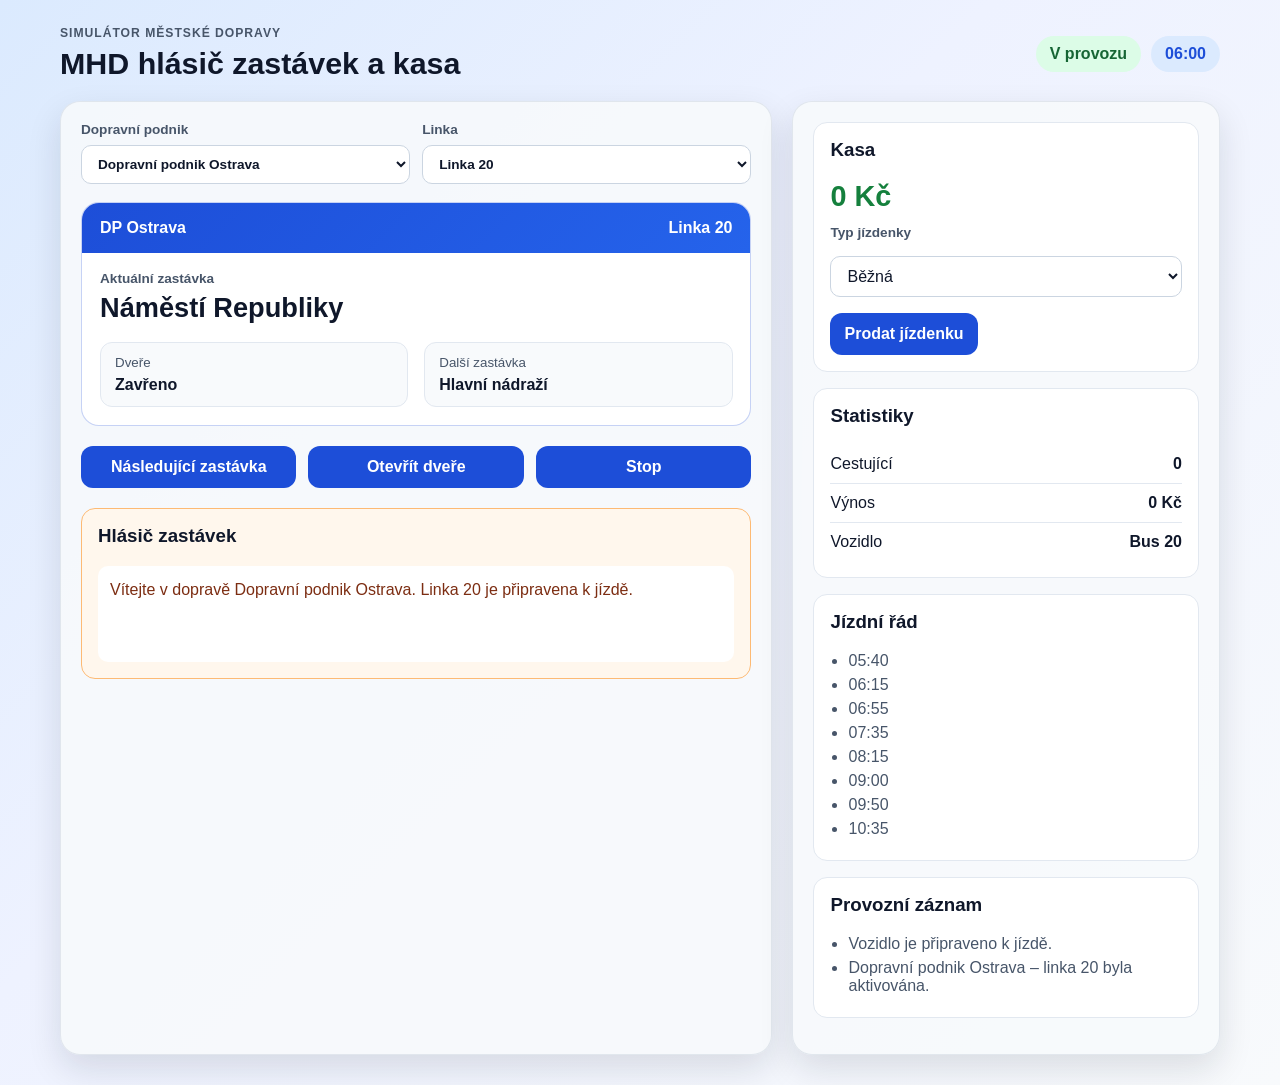
<file: web_app/index.html>
<!DOCTYPE html>
<html lang="cs">
  <head>
    <meta charset="UTF-8" />
    <meta name="viewport" content="width=device-width, initial-scale=1.0" />
    <title>MHD Simulátor – dopravní podniky</title>
    <link rel="stylesheet" href="styles.css" />
  </head>
  <body>
    <div class="app-shell">
      <header class="topbar">
        <div>
          <p class="eyebrow">Simulátor městské dopravy</p>
          <h1>MHD hlásič zastávek a kasa</h1>
        </div>
        <div class="topbar-meta">
          <div class="status-pill" id="routeStatus">V provozu</div>
          <div class="time-pill" id="clockDisplay">06:00</div>
        </div>
      </header>

      <main class="layout">
        <section class="panel main-panel">
          <div class="controls-grid">
            <label>
              Dopravní podnik
              <select id="operatorSelect"></select>
            </label>
            <label>
              Linka
              <select id="routeSelect"></select>
            </label>
          </div>

          <div class="bus-card" id="busCard">
            <div class="bus-header">
              <span id="operatorBadge">DP Ostrava</span>
              <span id="routeBadge">Linka 20</span>
            </div>

            <div class="bus-body">
              <div class="route-display">
                <label>Aktuální zastávka</label>
                <h2 id="currentStop">Náměstí Republiky</h2>
              </div>

              <div class="info-row">
                <div>
                  <small>Dveře</small>
                  <strong id="doorsState">Zavřeno</strong>
                </div>
                <div>
                  <small>Další zastávka</small>
                  <strong id="nextStop">Hlavní nádraží</strong>
                </div>
              </div>
            </div>
          </div>

          <div class="controls">
            <button id="nextStopBtn">Následující zastávka</button>
            <button id="doorBtn">Otevřít dveře</button>
            <button id="toggleRunBtn">Stop</button>
          </div>

          <div class="announcer">
            <h3>Hlásič zastávek</h3>
            <div id="announcerText">
              Vítejte v autobuse. Příští zastávka: Náměstí Republiky.
            </div>
          </div>
        </section>

        <aside class="panel side-panel">
          <div class="cash-box">
            <h3>Kasa</h3>
            <div class="money" id="cashValue">0 Kč</div>

            <div class="ticket-selector">
              <label for="ticketType">Typ jízdenky</label>
              <select id="ticketType">
                <option value="normal">Běžná</option>
                <option value="student">Student</option>
                <option value="monthly">Měsíční</option>
                <option value="reduced">Zlevněná</option>
              </select>
            </div>

            <button id="sellTicketBtn">Prodat jízdenku</button>
          </div>

          <div class="stats-box">
            <h3>Statistiky</h3>
            <div class="stat-item">
              <span>Cestující</span>
              <strong id="passengerCount">0</strong>
            </div>
            <div class="stat-item">
              <span>Výnos</span>
              <strong id="revenue">0 Kč</strong>
            </div>
            <div class="stat-item">
              <span>Vozidlo</span>
              <strong id="vehicleName">Bus 20</strong>
            </div>
          </div>

          <div class="schedule-box">
            <h3>Jízdní řád</h3>
            <ul id="scheduleList"></ul>
          </div>

          <div class="log-box">
            <h3>Provozní záznam</h3>
            <ul id="logList"></ul>
          </div>
        </aside>
      </main>
    </div>

    <script src="app.js"></script>
  </body>
</html>
</file>
<file: web_app/styles.css>
* {
  box-sizing: border-box;
}

:root {
  --bg: #edf3fb;
  --panel: #f8fafc;
  --card: #ffffff;
  --primary: #1d4ed8;
  --primary-dark: #1e3a8a;
  --success: #15803d;
  --warning: #c2410c;
  --text: #0f172a;
  --muted: #475569;
  --shadow: 0 14px 34px rgba(15, 23, 42, 0.12);
  --border: #dbeafe;
}

body {
  margin: 0;
  background: linear-gradient(135deg, #dbeafe, #eef2ff 42%, #f8fafc 100%);
  color: var(--text);
  font-family: Arial, sans-serif;
}

button,
select {
  font: inherit;
}

.app-shell {
  max-width: 1200px;
  margin: 0 auto;
  padding: 26px 20px 30px;
}

.topbar {
  display: flex;
  justify-content: space-between;
  align-items: center;
  gap: 16px;
  margin-bottom: 20px;
}

.topbar-meta {
  display: flex;
  align-items: center;
  gap: 10px;
}

.eyebrow {
  margin: 0 0 6px;
  text-transform: uppercase;
  letter-spacing: 0.08em;
  color: var(--muted);
  font-size: 0.76rem;
  font-weight: 700;
}

.topbar h1 {
  margin: 0;
  font-size: clamp(1.9rem, 2vw, 2.5rem);
}

.status-pill,
.time-pill {
  border-radius: 999px;
  font-weight: 700;
  padding: 9px 14px;
}

.status-pill {
  background: #dcfce7;
  color: #166534;
}

.time-pill {
  background: #dbeafe;
  color: #1d4ed8;
}

.layout {
  display: grid;
  grid-template-columns: 1.5fr 0.9fr;
  gap: 20px;
}

.panel {
  background: rgba(248, 250, 252, 0.88);
  border: 1px solid rgba(148, 163, 184, 0.22);
  border-radius: 20px;
  box-shadow: var(--shadow);
  padding: 20px;
}

.controls-grid {
  display: grid;
  grid-template-columns: repeat(2, minmax(180px, 1fr));
  gap: 12px;
  margin-bottom: 18px;
}

label {
  display: block;
  color: var(--muted);
  font-weight: 700;
  font-size: 0.85rem;
}

select {
  width: 100%;
  margin-top: 8px;
  background: white;
  border: 1px solid #cbd5e1;
  border-radius: 10px;
  padding: 10px 12px;
  color: var(--text);
}

.bus-card {
  background: var(--card);
  border: 1px solid var(--border);
  border-radius: 18px;
  overflow: hidden;
}

.bus-card[data-operator='ostrava'] {
  border-color: rgba(29, 78, 216, 0.25);
}

.bus-card[data-operator='usti'] {
  border-color: rgba(255, 136, 0, 0.25);
}

.bus-card[data-operator='decin'] {
  border-color: rgba(22, 163, 74, 0.25);
}

.bus-card[data-operator='liberec'] {
  border-color: rgba(168, 85, 247, 0.25);
}

.bus-card[data-operator='arriva'] {
  border-color: rgba(239, 68, 68, 0.25);
}

.bus-header {
  display: flex;
  justify-content: space-between;
  align-items: center;
  background: linear-gradient(135deg, #1d4ed8, #2563eb);
  color: white;
  font-weight: 700;
  padding: 16px 18px;
}

.bus-card[data-operator='usti'] .bus-header {
  background: linear-gradient(135deg, #f59e0b, #f97316);
}

.bus-card[data-operator='decin'] .bus-header {
  background: linear-gradient(135deg, #16a34a, #22c55e);
}

.bus-card[data-operator='liberec'] .bus-header {
  background: linear-gradient(135deg, #7c3aed, #9333ea);
}

.bus-card[data-operator='arriva'] .bus-header {
  background: linear-gradient(135deg, #dc2626, #ef4444);
}

.bus-body {
  padding: 18px;
}

.route-display {
  margin-bottom: 18px;
}

.route-display label,
.info-row small {
  color: var(--muted);
  display: block;
  margin-bottom: 6px;
}

.route-display h2 {
  margin: 0;
  font-size: clamp(1.7rem, 2vw, 2.3rem);
}

.info-row {
  display: flex;
  gap: 16px;
}

.info-row > div {
  flex: 1;
  background: #f8fafc;
  border: 1px solid #e2e8f0;
  border-radius: 12px;
  padding: 12px 14px;
}

.controls {
  display: grid;
  grid-template-columns: repeat(3, minmax(120px, 1fr));
  gap: 12px;
  margin-top: 20px;
}

button {
  border: none;
  border-radius: 12px;
  background: var(--primary);
  color: white;
  font-weight: 700;
  padding: 12px 14px;
  cursor: pointer;
  transition: transform 0.15s ease, filter 0.15s ease;
}

button:hover {
  transform: translateY(-1px);
  filter: brightness(1.05);
}

.announcer {
  background: #fff7ed;
  border: 1px solid #fdba74;
  border-radius: 14px;
  padding: 16px;
  margin-top: 20px;
}

.announcer h3,
.cash-box h3,
.stats-box h3,
.schedule-box h3,
.log-box h3 {
  margin-top: 0;
}

#announcerText {
  background: white;
  border-radius: 10px;
  min-height: 96px;
  padding: 12px;
  color: #7c2d12;
  line-height: 1.52;
}

.cash-box,
.stats-box,
.schedule-box,
.log-box {
  background: white;
  border: 1px solid #e2e8f0;
  border-radius: 14px;
  padding: 16px;
  margin-bottom: 16px;
}

.money {
  font-size: clamp(1.8rem, 2vw, 2.4rem);
  font-weight: 800;
  color: var(--success);
  margin-bottom: 12px;
}

.ticket-selector {
  margin: 10px 0 16px;
}

.ticket-selector label {
  display: block;
  margin-bottom: 8px;
}

.stat-item {
  display: flex;
  justify-content: space-between;
  align-items: center;
  padding: 10px 0;
  border-bottom: 1px solid #e2e8f0;
}

.stat-item:last-child {
  border-bottom: none;
}

.schedule-box ul,
.log-box ul {
  margin: 0;
  padding-left: 18px;
  color: var(--muted);
}

.schedule-box li,
.log-box li {
  margin-bottom: 6px;
}

@media (max-width: 900px) {
  .layout {
    grid-template-columns: 1fr;
  }

  .controls {
    grid-template-columns: 1fr;
  }

  .controls-grid {
    grid-template-columns: 1fr;
  }
}
</file>
